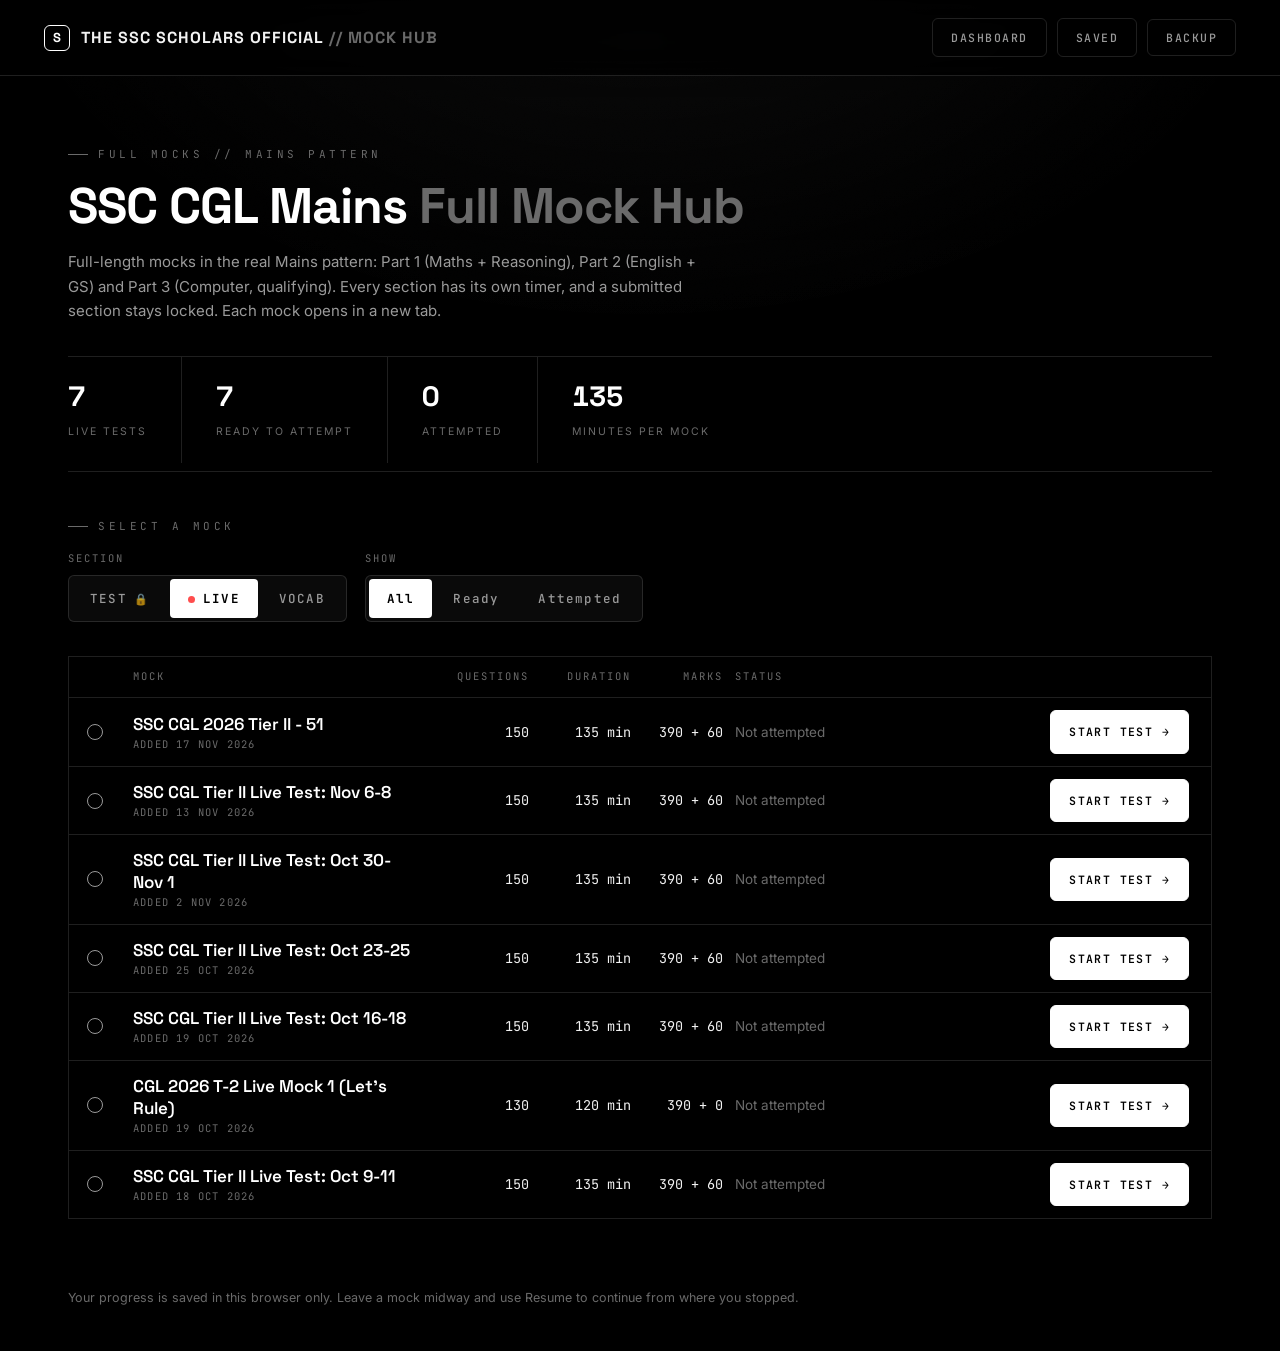
<file: index.html>
<!DOCTYPE html>
<html lang="en">
<head>
<meta charset="UTF-8">
<meta name="viewport" content="width=device-width, initial-scale=1.0">
<title>Full Mock Hub | THE SSC SCHOLARS OFFICIAL</title>
<meta name="description" content="SSC CGL Mains full mock tests with sectional timers.">
<link rel="preconnect" href="https://fonts.googleapis.com">
<link rel="preconnect" href="https://fonts.gstatic.com" crossorigin>
<link href="https://fonts.googleapis.com/css2?family=Space+Grotesk:wght@400;500;600;700&family=Inter:wght@400;500;600;700&family=JetBrains+Mono:wght@400;500;600;700&display=swap" rel="stylesheet">
<link rel="stylesheet" href="assets/hub.css">
</head>
<body>

<div class="grain"></div>
<div class="vignette"></div>

<div id="app">
  <header id="topbar">
    <a class="brand" href="./" aria-label="THE SSC SCHOLARS OFFICIAL, Mock Test Hub">
      <span class="brand-mark" aria-hidden="true"></span>
      <span class="brand-text">THE SSC SCHOLARS OFFICIAL<span class="brand-dim"> // MOCK HUB</span></span>
    </a>
    <div class="nav-btns">
      <a class="chip-btn" id="dashLink" href="dashboard.html">Dashboard</a>
      <a class="chip-btn" id="savedLink" href="saved.html">Saved<span id="savedCount"></span></a>
      <button class="chip-btn" id="backupBtn" type="button">Backup</button>
      <button class="chip-btn" id="lockBtn" type="button" hidden title="Lock the Test module again">Lock</button>
    </div>
  </header>

  <main id="viewport">
    <section class="hero-wrap">
      <div class="eyebrow">Full mocks // Mains pattern</div>
      <h1 class="hero-title">SSC CGL Mains <span class="dim">Full Mock Hub</span></h1>
      <p class="hero-sub">Full-length mocks in the real Mains pattern: Part 1 (Maths + Reasoning), Part 2 (English + GS) and Part 3 (Computer, qualifying). Every section has its own timer, and a submitted section stays locked. Each mock opens in a new tab.</p>
      <div class="hero-stats" id="heroStats"></div>
    </section>

    <div class="eyebrow">Select a mock</div>
    <section class="picker" aria-label="Filter mocks">
      <div class="field">
        <span class="lbl" id="mLbl">Section</span>
        <div class="seg" id="modeSeg" role="group" aria-labelledby="mLbl"></div>
      </div>
      <div class="field">
        <span class="lbl" id="fLbl">Show</span>
        <div class="seg" id="filterSeg" role="group" aria-labelledby="fLbl"></div>
      </div>
    </section>

    <div id="note" class="note" hidden role="status"></div>

    <section id="sheet" class="sheet" aria-live="polite"></section>
  </main>

  <footer class="foot">
    <span>Your progress is saved in this browser only. Leave a mock midway and use Resume to continue from where you stopped.</span>
  </footer>
</div>

<script src="assets/config.js"></script>
<script src="assets/common.js"></script>
<script src="assets/gate.js"></script>
<script src="assets/hub.js"></script>
<script src="assets/backup.js"></script>
</body>
</html>
</file>
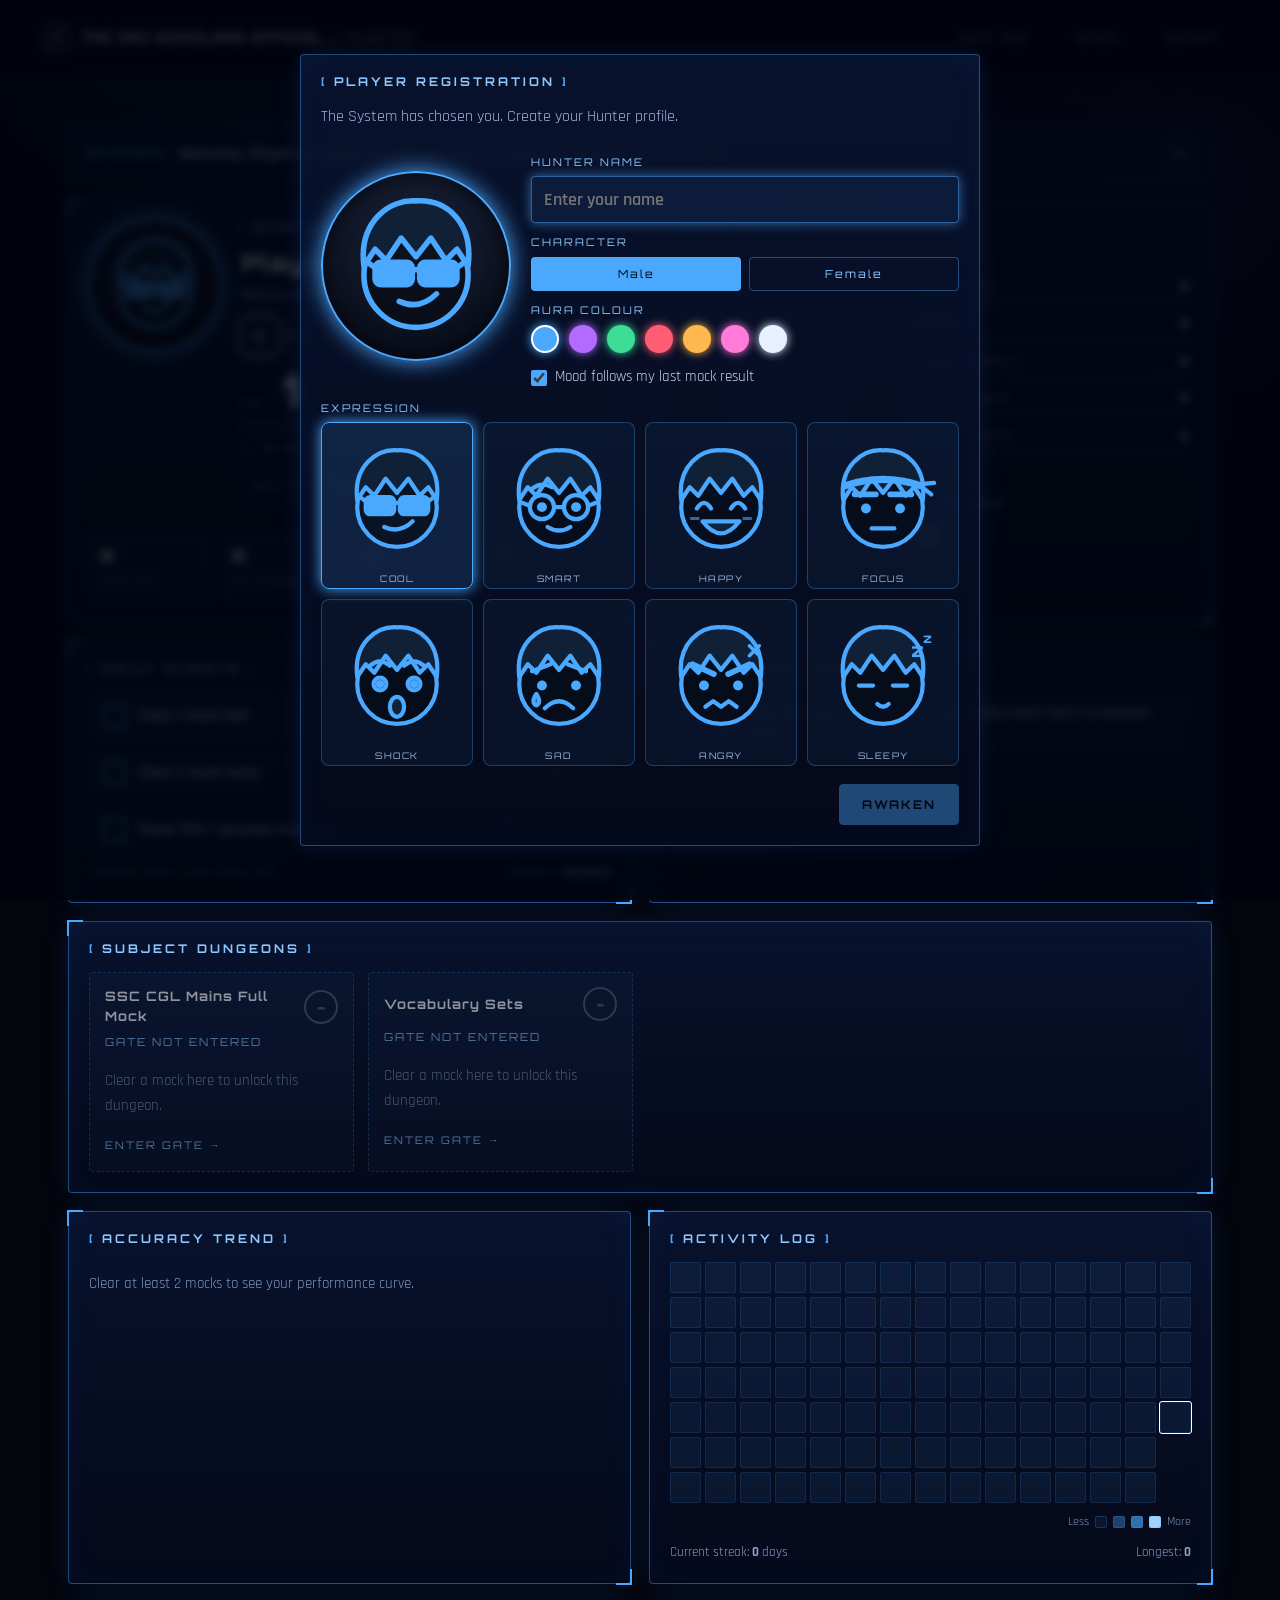
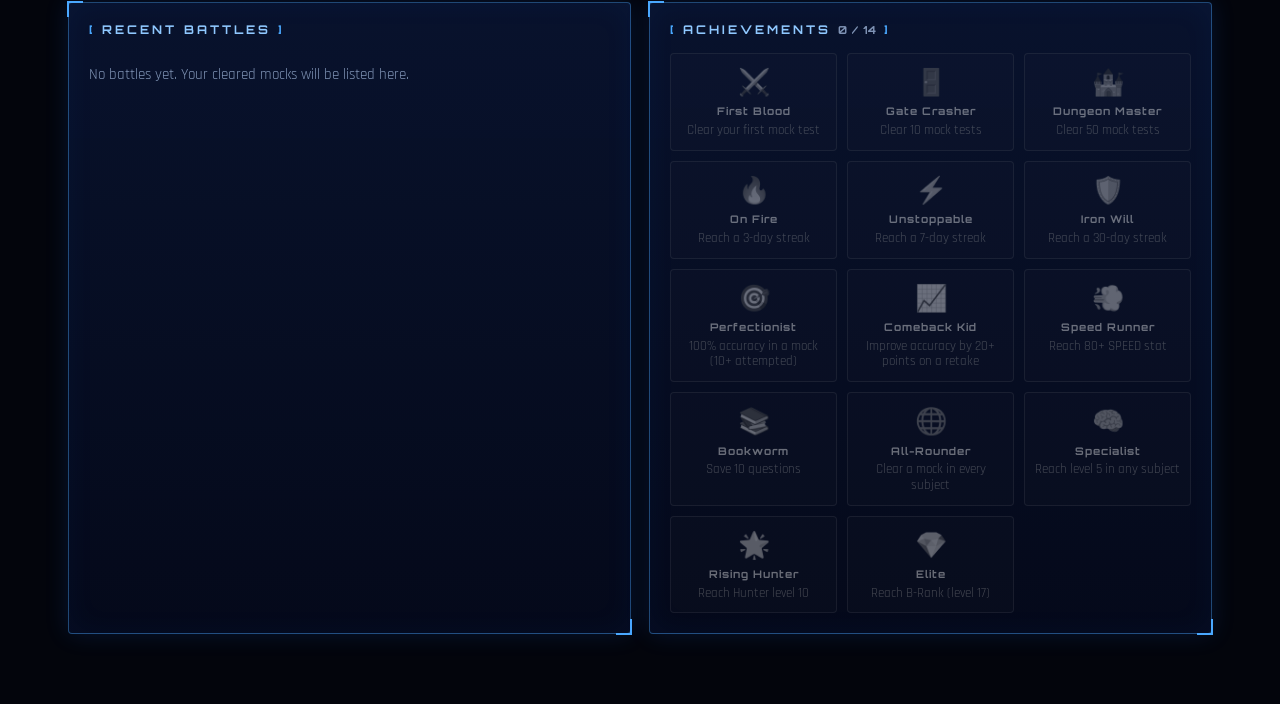
<file: dashboard.html>
<!DOCTYPE html>
<html lang="en">
<head>
<meta charset="UTF-8">
<meta name="viewport" content="width=device-width, initial-scale=1.0">
<title>Hunter Dashboard | THE SSC SCHOLARS OFFICIAL</title>
<link rel="preconnect" href="https://fonts.googleapis.com">
<link rel="preconnect" href="https://fonts.gstatic.com" crossorigin>
<link href="https://fonts.googleapis.com/css2?family=Orbitron:wght@500;700;900&family=Rajdhani:wght@500;600;700&family=Space+Grotesk:wght@400;500;600;700&family=Inter:wght@400;500;600;700&family=JetBrains+Mono:wght@400;500;600;700&display=swap" rel="stylesheet">
<link rel="stylesheet" href="assets/hub.css">
<link rel="stylesheet" href="assets/dashboard.css">
</head>
<body class="hd-body">
<div class="grain"></div>
<div class="vignette"></div>
<div class="sys-glow"></div>

<div id="app">
  <header id="topbar">
    <a class="brand" href="./" aria-label="THE SSC SCHOLARS OFFICIAL, Mock Test Hub">
      <span class="brand-mark" aria-hidden="true"></span>
      <span class="brand-text">THE SSC SCHOLARS OFFICIAL<span class="brand-dim"> // HUNTER</span></span>
    </a>
    <div class="nav-btns">
      <a class="chip-btn" href="index.html">Mock Hub</a>
      <a class="chip-btn" href="saved.html">Saved</a>
      <button class="chip-btn" id="backupBtn" type="button">Backup</button>
    </div>
  </header>

  <main id="viewport" class="hd">
    <div class="sys-msg" id="sysMsg">
      <span class="tag">[SYSTEM]</span>
      <span id="sysText"></span>
      <button type="button" class="mini" id="nextQuote" title="New message">&#8635;</button>
    </div>

    <div class="hd-grid g2">
      <section class="win status" id="statusWin"></section>
      <section class="win" id="statsWin"></section>
    </div>

    <div class="hd-grid g2">
      <section class="win" id="questWin"></section>
      <section class="win" id="adviceWin"></section>
    </div>

    <section class="win" id="subjWin"></section>

    <div class="hd-grid g2">
      <section class="win" id="trendWin"></section>
      <section class="win" id="heatWin"></section>
    </div>

    <div class="hd-grid g2">
      <section class="win" id="battleWin"></section>
      <section class="win" id="achWin"></section>
    </div>
  </main>
</div>

<!-- profile / awakening -->
<div class="hd-modal" id="setupModal" hidden>
  <div class="win setup">
    <h3 class="wt" id="setupTitle">PLAYER REGISTRATION</h3>
    <p class="setup-sub" id="setupSub">The System has chosen you. Create your Hunter profile.</p>
    <div class="setup-grid">
      <div class="setup-prev"><div class="av-frame big" id="setupPrev"></div></div>
      <div class="setup-form">
        <label class="fl">Hunter name</label>
        <input id="setupName" maxlength="16" autocomplete="off" placeholder="Enter your name">
        <label class="fl">Character</label>
        <div class="seg2" id="setupGender">
          <button type="button" data-g="m">Male</button>
          <button type="button" data-g="f">Female</button>
        </div>
        <label class="fl">Aura colour</label>
        <div class="auras" id="setupAuras"></div>
        <label class="chk"><input type="checkbox" id="setupAuto"> <span>Mood follows my last mock result</span></label>
      </div>
    </div>
    <label class="fl">Expression</label>
    <div class="faces" id="setupFaces"></div>
    <div class="setup-actions">
      <button type="button" class="hd-btn ghost" id="setupCancel" hidden>Cancel</button>
      <button type="button" class="hd-btn" id="setupSave" disabled>Awaken</button>
    </div>
  </div>
</div>

<!-- level up -->
<div class="hd-modal" id="lvlModal" hidden>
  <div class="lvl-box">
    <div class="lvl-kicker">[SYSTEM]</div>
    <div class="lvl-title">LEVEL UP!</div>
    <div class="lvl-num" id="lvlNum"></div>
    <div class="lvl-rank" id="lvlRank"></div>
    <p class="lvl-msg" id="lvlMsg"></p>
    <button type="button" class="hd-btn" id="lvlClose">Continue</button>
  </div>
</div>

<script src="assets/config.js"></script>
<script src="assets/common.js"></script>
<script src="assets/hunter.js"></script>
<script src="assets/dashboard.js"></script>
<script src="assets/backup.js"></script>
</body>
</html>
</file>
<file: assets/hub.css>
/* Mock Test Hub: monochrome, hairline grid, Space Grotesk / Inter / JetBrains Mono */
:root{
  --bg:#000000;
  --panel:#0a0a0a;
  --panel-2:#111111;
  --panel-3:#161616;
  --white:#ffffff;
  --text:#f2f2f2;
  --text-dim:#9a9a9a;
  --text-faint:#6a6a6a;
  --border:rgba(255,255,255,0.12);
  --border-strong:rgba(255,255,255,0.4);
  --border-hover:rgba(255,255,255,0.55);
  --display:'Space Grotesk',system-ui,-apple-system,'Segoe UI',Arial,sans-serif;
  --body:'Inter',system-ui,-apple-system,'Segoe UI',Arial,sans-serif;
  --mono:'JetBrains Mono',ui-monospace,'SFMono-Regular',Consolas,monospace;
}
*{box-sizing:border-box; margin:0; padding:0;}
html{scroll-behavior:smooth; -webkit-text-size-adjust:100%;}
body{background:var(--bg); color:var(--text); font-family:var(--body); min-height:100vh; position:relative; overflow-x:hidden; line-height:1.5;}
::selection{background:var(--white); color:#000;}
::-webkit-scrollbar{width:8px;}
::-webkit-scrollbar-track{background:var(--bg);}
::-webkit-scrollbar-thumb{background:#2a2a2a; border-radius:5px;}
::-webkit-scrollbar-thumb:hover{background:#3a3a3a;}
a{color:inherit; text-decoration:none;}
[hidden]{display:none !important;}
:focus-visible{outline:2px solid var(--white); outline-offset:2px;}

body::before{content:''; position:fixed; inset:0; z-index:0; pointer-events:none;
  background:radial-gradient(ellipse 1100px 700px at 50% -10%, rgba(255,255,255,0.05), transparent 60%);}
.grain{position:fixed; inset:0; z-index:1; pointer-events:none; opacity:0.035; mix-blend-mode:overlay;
  background-image:url("data:image/svg+xml,%3Csvg xmlns='http://www.w3.org/2000/svg' width='120' height='120'%3E%3Cfilter id='n'%3E%3CfeTurbulence type='fractalNoise' baseFrequency='0.9' numOctaves='2' stitchTiles='stitch'/%3E%3C/filter%3E%3Crect width='100%25' height='100%25' filter='url(%23n)'/%3E%3C/svg%3E");}
.vignette{position:fixed; inset:0; z-index:1; pointer-events:none; box-shadow:inset 0 0 200px rgba(0,0,0,0.8);}

#app{position:relative; z-index:5; min-height:100vh; display:flex; flex-direction:column;}

/* ---- top bar ---- */
#topbar{display:flex; align-items:center; justify-content:space-between; gap:14px;
  padding:18px clamp(18px,4vw,44px); border-bottom:1px solid var(--border);
  background:rgba(0,0,0,0.7); backdrop-filter:blur(14px); position:sticky; top:0; z-index:30;}
.brand{display:flex; align-items:center; gap:11px; user-select:none; min-width:0;}
.brand-mark{width:26px; height:26px; flex:0 0 26px; border:1.5px solid var(--white); border-radius:6px; position:relative; display:flex; align-items:center; justify-content:center;}
.brand-mark::after{content:'S'; font-family:var(--display); font-weight:700; font-size:13px; color:var(--white);}
.brand-text{font-family:var(--display); font-weight:700; font-size:16px; letter-spacing:1px; color:var(--text); white-space:nowrap; overflow:hidden; text-overflow:ellipsis;}
.brand-dim{color:var(--text-faint);}
.chip-btn{font-family:var(--mono); font-weight:500; font-size:11.5px; letter-spacing:1.5px; color:var(--text-dim); background:transparent;
  border:1px solid var(--border); padding:10px 18px; border-radius:6px; cursor:pointer; text-transform:uppercase; transition:all .2s ease;}
.chip-btn:hover{border-color:var(--border-hover); color:var(--white); background:rgba(255,255,255,0.04);}

/* ---- page ---- */
main#viewport{flex:1; padding:clamp(20px,4vw,50px) clamp(16px,4vw,28px) 70px; max-width:1200px; width:100%; margin:0 auto;}
.eyebrow{font-family:var(--mono); font-size:11px; color:var(--text-faint); letter-spacing:3.5px; text-transform:uppercase; margin-bottom:16px; display:flex; align-items:center; gap:10px;}
.eyebrow::before{content:''; width:20px; height:1px; background:var(--text-faint);}
.hero-title{font-family:var(--display); font-weight:700; font-size:clamp(30px,5.4vw,50px); letter-spacing:-1px; line-height:1.1; color:var(--white);}
.hero-title .dim{color:var(--text-faint);}
.hero-sub{color:var(--text-dim); font-size:15px; margin-top:16px; max-width:640px; line-height:1.65;}
.hero-wrap{padding:20px 0 8px; border-bottom:1px solid var(--border); margin-bottom:46px;}
.hero-stats{display:flex; margin-top:32px; flex-wrap:wrap; border-top:1px solid var(--border);}
.hero-stat{padding:18px 34px 22px 0; border-right:1px solid var(--border); margin-right:34px; flex:0 0 auto;}
.hero-stat:last-child{border-right:none; margin-right:0;}
.hero-stat b{font-family:var(--display); font-size:28px; color:var(--white); display:block; font-weight:700; font-variant-numeric:tabular-nums;}
.hero-stat span{font-size:10.5px; color:var(--text-faint); letter-spacing:2px; text-transform:uppercase;}

/* ---- picker ---- */
.picker{display:flex; flex-wrap:wrap; gap:18px; align-items:flex-end;}
.field{flex:1 1 220px; min-width:0; display:flex; flex-direction:column; gap:9px;}
.field:first-child{flex:0 0 auto;}
.lbl{font-family:var(--mono); font-size:10.5px; letter-spacing:2px; text-transform:uppercase; color:var(--text-faint);}
select{appearance:none; -webkit-appearance:none; width:100%; background-color:var(--panel); color:var(--text);
  border:1px solid var(--border); border-radius:6px; padding:14px 44px 14px 16px; font-family:var(--body); font-size:15px; cursor:pointer;
  background-image:url("data:image/svg+xml,%3Csvg xmlns='http://www.w3.org/2000/svg' width='14' height='9' viewBox='0 0 14 9'%3E%3Cpath d='M1 1.5l6 6 6-6' fill='none' stroke='%23ffffff' stroke-width='1.6' stroke-linecap='round' stroke-linejoin='round'/%3E%3C/svg%3E");
  background-repeat:no-repeat; background-position:right 16px center; text-overflow:ellipsis; transition:border-color .2s ease, background-color .2s ease;}
select:hover:not(:disabled){border-color:var(--border-hover); background-color:var(--panel-2);}
select:disabled{opacity:.4; cursor:not-allowed;}
select option{background:#0a0a0a; color:var(--text);}
.seg{display:inline-flex; border:1px solid var(--border); border-radius:6px; padding:3px; gap:3px; background:var(--panel);}
.seg button{font-family:var(--mono); font-size:12.5px; letter-spacing:1.2px; font-weight:500; color:var(--text-dim); background:transparent; border:0; border-radius:4px; padding:11px 18px; cursor:pointer; transition:color .2s ease, background .2s ease;}
.seg button:hover:not([aria-pressed="true"]){color:var(--white); background:rgba(255,255,255,0.05);}
.seg button[aria-pressed="true"]{background:var(--white); color:#000; font-weight:700;}

/* ---- note ---- */
.note{margin-top:22px; padding:14px 18px; border:1px solid var(--border); border-radius:6px; background:var(--panel); font-size:14px; color:var(--text-dim);}
.note b{color:var(--white); font-weight:600;}
.note.err{border-color:var(--border-strong);}
.note.err b{color:var(--white);}
.note .bar2{height:2px; background:var(--border); overflow:hidden; margin-top:12px;}
.note .bar2 i{display:block; height:100%; width:30%; background:var(--white); animation:slide 1.2s ease-in-out infinite;}
@keyframes slide{0%{transform:translateX(-100%)}100%{transform:translateX(340%)}}

/* ---- test list ---- */
.sheet{margin-top:34px; border:1px solid var(--border); background:var(--bg);}
.empty{padding:36px 30px; color:var(--text-dim); font-size:15px; max-width:64ch; line-height:1.65;}
.empty b{display:block; color:var(--white); font-family:var(--display); font-weight:600; font-size:19px; margin-bottom:6px;}
.shead{padding:26px 28px 22px; border-bottom:1px solid var(--border);}
.shead .crumb{font-family:var(--mono); font-size:10.5px; letter-spacing:2px; text-transform:uppercase; color:var(--text-faint); margin-bottom:10px; overflow-wrap:anywhere;}
.shead h2{font-family:var(--display); font-weight:600; font-size:clamp(23px,3.4vw,30px); letter-spacing:-.4px; line-height:1.15; color:var(--white); overflow-wrap:anywhere;}
.shead p{margin-top:8px; color:var(--text-dim); font-size:14.5px;}
.cols,.row{display:grid; grid-template-columns:52px minmax(0,2fr) 100px 90px 80px minmax(0,1fr) 300px; align-items:center; column-gap:12px; padding-right:22px;}
.cols{padding-top:12px; padding-bottom:12px; font-family:var(--mono); font-size:10.5px; letter-spacing:2px; text-transform:uppercase; color:var(--text-faint); border-bottom:1px solid var(--border);}
.cols span:nth-child(3),.cols span:nth-child(4),.cols span:nth-child(5){text-align:right;}
.row{min-height:68px; border-top:1px solid var(--border); transition:background .2s ease;}
.rows .row:first-child{border-top:0;}
.row:hover{background:var(--panel-2);}
.bubcell{display:grid; place-items:center;}
.bub{width:16px; height:16px; border-radius:50%; border:1.5px solid var(--text-dim); display:block; position:relative;}
.bub.progress{border-color:var(--white); background:linear-gradient(to right,var(--white) 50%,transparent 50%);}
.bub.done{background:var(--white); border-color:var(--white);}
.bub.done::after{content:""; position:absolute; left:4.5px; top:1px; width:4px; height:8px; border:solid #000; border-width:0 2px 2px 0; transform:rotate(45deg);}
.tname{font-family:var(--display); font-weight:600; font-size:17px; color:var(--white); padding:14px 0; overflow-wrap:anywhere;}
.nums{display:contents;}
.nums span{font-family:var(--mono); font-size:13.5px; color:var(--text); text-align:right; font-variant-numeric:tabular-nums;}
.tstatus{font-size:13.5px; color:var(--text-faint);}
.tstatus.progress,.tstatus.done{color:var(--text);}
.go{justify-self:end; display:inline-block; white-space:nowrap; text-align:center; font-family:var(--mono); font-weight:600; font-size:11.5px; letter-spacing:1.4px; text-transform:uppercase;
  padding:12px 18px; border-radius:6px; background:var(--white); color:#000; border:1px solid var(--white); transition:all .2s ease;}
.go::after{content:" \2192";}
.go:hover{background:#d9d9d9; border-color:#d9d9d9;}
.go.ghost{background:transparent; color:var(--text);  border-color:var(--border-strong);}
.go.ghost:hover{background:rgba(255,255,255,0.06); border-color:var(--border-hover); color:var(--white);}

.foot{max-width:1200px; width:100%; margin:0 auto; padding:0 clamp(16px,4vw,28px) 44px; color:var(--text-faint); font-size:12.5px;}

/* ---- mobile ---- */
@media (max-width:719px){
  .brand-dim{display:none;}
  .brand-text{font-size:14px;}
  .hero-stat{padding:14px 20px 16px 0; margin-right:20px;}
  .hero-stat b{font-size:22px;}
  .cols{display:none;}
  .row{grid-template-columns:40px minmax(0,1fr); grid-template-areas:"b n" "b m" "b s" ". g"; row-gap:3px; padding:16px 16px 18px 0;}
  .bubcell{grid-area:b; align-self:start; padding-top:5px;}
  .tname{grid-area:n; padding:0; font-size:18px;}
  .nums{display:flex; grid-area:m; gap:16px; flex-wrap:wrap;}
  .nums span{text-align:left; font-size:13px;}
  .nums span::after{content:" " attr(data-u); color:var(--text-faint);}
  .tstatus{grid-area:s;}
  .go{grid-area:g; justify-self:stretch; margin-top:12px; padding:14px 18px;}
  .field,.field:first-child{flex:1 1 100%;}
  .seg{display:flex;}
  .seg button{flex:1;}
  .shead{padding:20px 18px 18px;}
}
@media (prefers-reduced-motion:reduce){
  *{animation-duration:0.01ms !important; animation-iteration-count:1 !important; transition-duration:0.01ms !important;}
  .note .bar2 i{width:100%;}
}

.nav-btns{display:flex; gap:10px; align-items:center;}
a.chip-btn{display:inline-block; text-decoration:none;}
@media (max-width:640px){
  #topbar{gap:8px;}
  .nav-btns{gap:6px;}
  .chip-btn{padding:9px 9px; font-size:10px; letter-spacing:.8px;}
  .brand-text{font-size:13px; letter-spacing:.3px;}
  .brand-text .brand-dim{display:none;}
}
.chip-btn{white-space:nowrap;}

/* attempt history dropdown next to the Start / Resume / View result button */
.acts{display:flex; gap:8px; align-items:center; justify-self:end;}
.acts .go{justify-self:auto;}
.att-sel{width:176px; padding:11px 32px 11px 12px; font-family:var(--mono); font-size:11px; letter-spacing:.4px; background-position:right 11px center; border-color:var(--border-strong);}
@media (max-width:719px){
  .acts{grid-area:g; margin-top:12px; justify-self:stretch; flex-wrap:wrap;}
  .acts .go{margin-top:0; flex:1 1 150px; padding:14px 18px;}
  .att-sel{flex:1 1 150px; width:auto; padding:14px 34px 14px 12px; font-size:11.5px;}
}

@media (max-width:520px){
  .brand-text{display:none;}
  .nav-btns{flex-wrap:nowrap; margin-left:auto;}
  .chip-btn{padding:9px 8px; font-size:9.5px; letter-spacing:.5px;}
}


/* ---- TEST / LIVE toggle ---- */
.seg button .lk{display:inline-block; margin-left:7px; font-size:11px; opacity:.75;}
.live-dot{display:inline-block; width:7px; height:7px; border-radius:50%; background:#ff4d4d; margin-right:8px; vertical-align:middle; box-shadow:0 0 8px rgba(255,77,77,.8);}
.seg button[aria-pressed="true"] .live-dot{box-shadow:none;}
.row .tname{line-height:1.3;}
.tsub{display:block; font-family:var(--mono); font-weight:400; font-size:10.5px; letter-spacing:1.2px; color:var(--text-faint); margin-top:3px; text-transform:uppercase;}
.field.mode{flex:0 0 auto;}
.field + .field{flex:0 0 auto;}
@media (max-width:719px){.field + .field{flex:1 1 100%;}}
</file>
<file: assets/dashboard.css>
/* Hunter dashboard: "system window" look (dark blue glass, glowing edges). Uses hub.css for the top bar. */
.hd-body{--sb:#4aa8ff; --sb2:#8fc8ff; --aura:#4aa8ff; --good:#3ddc97; --bad:#ff5d73; --warn:#ffb84d; background:#03050c;}
.sys-glow{position:fixed;inset:0;z-index:0;pointer-events:none;background:
  radial-gradient(900px 500px at 15% -10%,rgba(46,120,255,.22),transparent 60%),
  radial-gradient(700px 500px at 100% 20%,rgba(120,70,255,.16),transparent 60%),
  radial-gradient(800px 500px at 50% 110%,rgba(30,90,200,.18),transparent 60%);}
.hd{position:relative;z-index:1;max-width:1200px;margin:0 auto;padding:26px clamp(14px,3vw,28px) 60px;display:flex;flex-direction:column;gap:18px;}
.hd-grid{display:grid;gap:18px;}
.hd-grid.g2{grid-template-columns:repeat(2,minmax(0,1fr));}
@media (max-width:900px){.hd-grid.g2{grid-template-columns:1fr;}}

.sys-msg{display:flex;align-items:center;gap:12px;background:rgba(46,120,255,.08);border:1px solid rgba(74,168,255,.4);border-radius:4px;padding:12px 16px;font-family:Rajdhani,Inter,sans-serif;font-weight:600;font-size:17px;color:#d6e8ff;box-shadow:0 0 18px rgba(46,120,255,.15);}
.sys-msg .tag{font-family:Orbitron,sans-serif;font-size:12px;letter-spacing:2px;color:var(--sb);white-space:nowrap;}
.sys-msg #sysText{flex:1;line-height:1.35;}
.sys-msg .mini{background:transparent;border:1px solid rgba(74,168,255,.45);color:var(--sb2);width:30px;height:30px;border-radius:4px;cursor:pointer;font-size:15px;}
.sys-msg .mini:hover{background:rgba(74,168,255,.15);}

.win{position:relative;background:linear-gradient(180deg,rgba(10,22,52,.82),rgba(5,10,28,.9));border:1px solid rgba(74,168,255,.4);box-shadow:0 0 24px rgba(46,120,255,.14),inset 0 0 30px rgba(46,120,255,.05);border-radius:4px;padding:18px 20px 20px;color:#dbe9ff;font-family:Rajdhani,Inter,sans-serif;font-size:16px;min-width:0;}
.win::before,.win::after{content:"";position:absolute;width:14px;height:14px;border:2px solid var(--sb);pointer-events:none;}
.win::before{top:-2px;left:-2px;border-right:0;border-bottom:0;}
.win::after{bottom:-2px;right:-2px;border-left:0;border-top:0;}
.wt{font-family:Orbitron,sans-serif;font-weight:700;font-size:12px;letter-spacing:3px;color:var(--sb2);margin-bottom:14px;text-transform:uppercase;}
.wt::before{content:"[ ";color:var(--sb);} .wt::after{content:" ]";color:var(--sb);}
.dim{color:#7f93b5;}

/* ---- status ---- */
.status{display:flex;gap:20px;align-items:flex-start;flex-wrap:wrap;}
.av-frame{width:132px;height:132px;border-radius:50%;border:2px solid var(--aura);box-shadow:0 0 22px var(--aura),inset 0 0 20px rgba(0,0,0,.6);background:radial-gradient(circle at 50% 35%,rgba(255,255,255,.08),rgba(0,0,0,.55));color:var(--aura);flex-shrink:0;display:flex;align-items:center;justify-content:center;overflow:hidden;}
.av-frame svg{width:100%;height:100%;display:block;}
.av-frame.big{width:190px;height:190px;}
.st-main{flex:1;min-width:230px;}
.st-name{font-family:Orbitron,sans-serif;font-weight:900;font-size:24px;letter-spacing:1px;color:#fff;word-break:break-word;}
.st-title{color:var(--sb2);font-weight:600;letter-spacing:1px;margin-top:2px;}
.st-rank{display:inline-flex;align-items:center;gap:8px;margin-top:10px;}
.rank-badge{font-family:Orbitron,sans-serif;font-weight:900;width:38px;height:38px;border:2px solid currentColor;border-radius:6px;display:flex;align-items:center;justify-content:center;font-size:19px;box-shadow:0 0 14px currentColor;}
.rank-name{font-family:Orbitron,sans-serif;font-size:12px;letter-spacing:2px;}
.lvl-row{display:flex;align-items:baseline;gap:10px;margin-top:14px;}
.lvl-row .lv{font-family:Orbitron,sans-serif;font-weight:900;font-size:44px;line-height:1;color:#fff;text-shadow:0 0 18px var(--sb);}
.lvl-row .lvl{font-family:Orbitron,sans-serif;letter-spacing:3px;font-size:12px;color:var(--sb2);}
.xpbar{height:12px;background:rgba(74,168,255,.12);border:1px solid rgba(74,168,255,.4);border-radius:3px;overflow:hidden;margin-top:8px;position:relative;}
.xpbar i{display:block;height:100%;background:linear-gradient(90deg,#1c64f2,#4aa8ff,#9fd0ff);box-shadow:0 0 12px var(--sb);position:relative;transition:width .9s ease;}
.xpbar i::after{content:"";position:absolute;inset:0;background:linear-gradient(100deg,transparent 30%,rgba(255,255,255,.55) 50%,transparent 70%);animation:shine 2.6s infinite;}
@keyframes shine{from{transform:translateX(-100%)}to{transform:translateX(100%)}}
.xp-txt{display:flex;justify-content:space-between;font-size:14px;color:#9db6dd;margin-top:6px;}
.chips{display:flex;flex-wrap:wrap;gap:8px;margin-top:14px;width:100%;}
.chip2{flex:1 1 90px;background:rgba(74,168,255,.07);border:1px solid rgba(74,168,255,.28);border-radius:4px;padding:8px 10px;}
.chip2 b{display:block;font-family:Orbitron,sans-serif;font-size:17px;color:#fff;}
.chip2 span{font-size:12px;letter-spacing:1px;color:#8aa3cc;text-transform:uppercase;}
.hd-btn{font-family:Orbitron,sans-serif;font-weight:700;font-size:12px;letter-spacing:2px;text-transform:uppercase;background:var(--sb);color:#02060f;border:1px solid var(--sb);border-radius:4px;padding:12px 22px;cursor:pointer;box-shadow:0 0 16px rgba(74,168,255,.5);}
.hd-btn:hover{background:#8fc8ff;}
.hd-btn:disabled{opacity:.4;cursor:not-allowed;box-shadow:none;}
.hd-btn.ghost{background:transparent;color:var(--sb2);box-shadow:none;}
.edit-link{background:transparent;border:1px solid rgba(74,168,255,.45);color:var(--sb2);border-radius:4px;padding:6px 12px;font-family:Orbitron,sans-serif;font-size:10.5px;letter-spacing:2px;cursor:pointer;margin-top:12px;}
.edit-link:hover{background:rgba(74,168,255,.15);}

/* ---- stats ---- */
.stats-wrap{display:flex;gap:14px;align-items:center;flex-wrap:wrap;}
.radar{width:230px;max-width:100%;flex-shrink:0;margin:0 auto;}
.stat-list{flex:1;min-width:200px;display:flex;flex-direction:column;gap:10px;}
.stat-row .top{display:flex;justify-content:space-between;font-family:Orbitron,sans-serif;font-size:11px;letter-spacing:2px;color:#9db6dd;}
.stat-row .top b{color:#fff;}
.stat-row .bar{height:7px;background:rgba(74,168,255,.12);border-radius:3px;overflow:hidden;margin-top:4px;}
.stat-row .bar i{display:block;height:100%;background:linear-gradient(90deg,#1c64f2,#4aa8ff);box-shadow:0 0 8px var(--sb);}
.power{margin-top:14px;text-align:center;font-family:Orbitron,sans-serif;letter-spacing:3px;font-size:12px;color:var(--sb2);}
.power b{display:block;font-size:26px;color:#fff;text-shadow:0 0 14px var(--sb);margin-top:2px;}

/* ---- quests & advice ---- */
.quest{display:flex;align-items:center;gap:12px;padding:11px 12px;border:1px solid rgba(74,168,255,.25);border-radius:4px;margin-bottom:9px;background:rgba(74,168,255,.05);}
.quest.done{border-color:rgba(61,220,151,.6);background:rgba(61,220,151,.08);}
.q-ic{width:24px;height:24px;border:2px solid var(--sb);border-radius:4px;flex-shrink:0;display:flex;align-items:center;justify-content:center;font-size:14px;color:#02060f;}
.quest.done .q-ic{background:var(--good);border-color:var(--good);}
.q-name{flex:1;font-weight:600;}
.q-prog{font-family:Orbitron,sans-serif;font-size:12px;color:#9db6dd;}
.q-rw{font-family:Orbitron,sans-serif;font-size:11px;color:var(--warn);letter-spacing:1px;white-space:nowrap;}
.q-foot{display:flex;justify-content:space-between;font-size:13px;color:#8aa3cc;margin-top:4px;}
.adv{display:flex;gap:10px;padding:10px 12px;border-left:3px solid var(--sb);background:rgba(74,168,255,.06);margin-bottom:9px;line-height:1.4;font-weight:500;}
.adv.warn{border-color:var(--warn);background:rgba(255,184,77,.07);}
.adv.good{border-color:var(--good);background:rgba(61,220,151,.07);}

/* ---- subjects ---- */
.subj-grid{display:grid;grid-template-columns:repeat(auto-fill,minmax(250px,1fr));gap:14px;}
.subj{border:1px solid rgba(74,168,255,.35);border-radius:4px;padding:14px 15px;background:rgba(74,168,255,.05);position:relative;}
.subj.locked{opacity:.55;border-style:dashed;}
.subj-top{display:flex;align-items:center;justify-content:space-between;gap:10px;}
.subj-name{font-family:Orbitron,sans-serif;font-weight:700;font-size:13px;letter-spacing:1px;color:#fff;}
.grade{font-family:Orbitron,sans-serif;font-weight:900;width:34px;height:34px;border-radius:50%;border:2px solid currentColor;display:flex;align-items:center;justify-content:center;font-size:16px;flex-shrink:0;}
.g-S{color:#ff4d6d;box-shadow:0 0 12px #ff4d6d;} .g-A{color:#ffb84d;box-shadow:0 0 10px #ffb84d;} .g-B{color:#b36bff;} .g-C{color:#4aa8ff;} .g-D{color:#3ddc97;} .g-E{color:#8a94a6;} .g--{color:#4b5a73;}
.subj-lv{font-family:Orbitron,sans-serif;font-size:11px;letter-spacing:2px;color:var(--sb2);margin-top:8px;}
.subj .xpbar{height:8px;margin-top:6px;}
.subj-m{display:grid;grid-template-columns:1fr 1fr;gap:6px 10px;margin-top:12px;font-size:14px;}
.subj-m span{color:#7f93b5;} .subj-m b{color:#fff;float:right;font-family:Orbitron,sans-serif;font-size:12px;}
.tagc{display:inline-block;font-family:Orbitron,sans-serif;font-size:9.5px;letter-spacing:2px;padding:3px 8px;border-radius:3px;margin-top:10px;}
.tagc.strong{color:var(--good);border:1px solid var(--good);} .tagc.weak{color:var(--bad);border:1px solid var(--bad);}
.subj a.go2{display:inline-block;margin-top:10px;font-family:Orbitron,sans-serif;font-size:10.5px;letter-spacing:2px;color:var(--sb2);}

/* ---- charts ---- */
.chart{width:100%;height:auto;display:block;}
.axis{stroke:rgba(74,168,255,.2);stroke-width:1;}
.lbl{fill:#7f93b5;font-family:Rajdhani,sans-serif;font-size:11px;}
.heat{display:grid;grid-auto-flow:column;grid-template-rows:repeat(7,1fr);gap:4px;}
.heat i{aspect-ratio:1;border-radius:2px;background:rgba(74,168,255,.08);border:1px solid rgba(74,168,255,.12);}
.heat i.l1{background:rgba(74,168,255,.35);} .heat i.l2{background:rgba(74,168,255,.65);} .heat i.l3{background:#9fd0ff;box-shadow:0 0 8px var(--sb);}
.heat i.today{outline:1px solid #fff;}
.heat-leg{display:flex;gap:6px;align-items:center;justify-content:flex-end;font-size:12px;color:#7f93b5;margin-top:10px;}
.heat-leg i{width:12px;height:12px;border-radius:2px;display:inline-block;background:rgba(74,168,255,.08);border:1px solid rgba(74,168,255,.2);}

/* ---- battles & achievements ---- */
.battle{display:grid;grid-template-columns:1fr auto;gap:2px 12px;padding:10px 0;border-bottom:1px solid rgba(74,168,255,.15);align-items:center;}
.battle:last-child{border-bottom:0;}
.b-name{font-weight:700;color:#fff;overflow:hidden;text-overflow:ellipsis;white-space:nowrap;}
.b-meta{font-size:13px;color:#7f93b5;}
.b-right{text-align:right;font-family:Orbitron,sans-serif;font-size:12px;}
.b-right .xp{color:var(--warn);display:block;font-size:11px;margin-top:2px;}
.b-right a{color:var(--sb2);font-size:10.5px;letter-spacing:1px;}
.ach-grid{display:grid;grid-template-columns:repeat(auto-fill,minmax(150px,1fr));gap:10px;}
.ach{border:1px solid rgba(74,168,255,.3);border-radius:4px;padding:11px 10px;text-align:center;background:rgba(74,168,255,.05);}
.ach .ic{font-size:26px;display:block;margin-bottom:4px;}
.ach b{display:block;font-family:Orbitron,sans-serif;font-size:10.5px;letter-spacing:1px;color:#fff;}
.ach span{font-size:12.5px;color:#8aa3cc;line-height:1.25;display:block;margin-top:3px;}
.ach.locked{opacity:.4;filter:grayscale(1);}
.ach.got{border-color:var(--warn);box-shadow:0 0 12px rgba(255,184,77,.25);}
.empty{color:#7f93b5;padding:10px 0;}

/* ---- modals ---- */
.hd-modal{position:fixed;inset:0;z-index:600;background:rgba(0,4,14,.82);backdrop-filter:blur(4px);display:flex;align-items:center;justify-content:center;padding:16px;overflow:auto;}
.hd-modal[hidden]{display:none;}
.win.setup{width:100%;max-width:680px;max-height:94vh;overflow:auto;}
.setup-sub{color:#9db6dd;margin-bottom:14px;}
.setup-grid{display:flex;gap:20px;flex-wrap:wrap;align-items:center;}
.setup-prev{flex:0 0 auto;margin:0 auto;}
.setup-form{flex:1;min-width:220px;}
.fl{display:block;font-family:Orbitron,sans-serif;font-size:10.5px;letter-spacing:2px;color:var(--sb2);margin:12px 0 6px;text-transform:uppercase;}
#setupName{width:100%;background:rgba(74,168,255,.08);border:1px solid rgba(74,168,255,.5);color:#fff;border-radius:4px;padding:11px 12px;font-family:Rajdhani,Inter,sans-serif;font-size:18px;font-weight:600;outline:none;}
#setupName:focus{box-shadow:0 0 12px rgba(74,168,255,.6);}
.seg2{display:flex;gap:8px;}
.seg2 button{flex:1;background:transparent;border:1px solid rgba(74,168,255,.4);color:var(--sb2);border-radius:4px;padding:9px;font-family:Orbitron,sans-serif;font-size:11px;letter-spacing:2px;cursor:pointer;}
.seg2 button.on{background:var(--sb);color:#02060f;}
.auras{display:flex;gap:10px;flex-wrap:wrap;}
.auras button{width:28px;height:28px;border-radius:50%;border:2px solid transparent;cursor:pointer;box-shadow:0 0 10px currentColor;}
.auras button.on{border-color:#fff;}
.chk{display:flex;gap:8px;align-items:center;margin-top:14px;font-size:14.5px;cursor:pointer;color:#c4d6f3;}
.chk input{accent-color:var(--sb);width:16px;height:16px;}
.faces{display:grid;grid-template-columns:repeat(4,1fr);gap:10px;}
.faces button{background:rgba(74,168,255,.05);border:1px solid rgba(74,168,255,.3);border-radius:8px;padding:6px 4px 4px;cursor:pointer;color:var(--aura);}
.faces button svg{width:100%;height:auto;display:block;}
.faces button span{display:block;text-align:center;font-family:Orbitron,sans-serif;font-size:9px;letter-spacing:1.5px;color:#9db6dd;margin-top:2px;}
.faces button.on{border-color:var(--aura);box-shadow:0 0 14px var(--aura);background:rgba(74,168,255,.14);}
.setup-actions{display:flex;justify-content:flex-end;gap:10px;margin-top:18px;}
.lvl-box{text-align:center;max-width:420px;width:100%;padding:34px 24px;border:1px solid var(--sb);background:radial-gradient(circle at 50% 0,rgba(46,120,255,.35),rgba(3,8,22,.96) 70%);box-shadow:0 0 50px rgba(74,168,255,.55);border-radius:6px;animation:pop .5s ease;}
@keyframes pop{from{transform:scale(.7);opacity:0}to{transform:scale(1);opacity:1}}
.lvl-kicker{font-family:Orbitron,sans-serif;color:var(--sb);letter-spacing:4px;font-size:12px;}
.lvl-title{font-family:Orbitron,sans-serif;font-weight:900;font-size:34px;color:#fff;text-shadow:0 0 24px var(--sb);margin:8px 0;}
.lvl-num{font-family:Orbitron,sans-serif;font-size:22px;color:var(--sb2);margin-bottom:8px;}
.lvl-rank{font-family:Orbitron,sans-serif;font-size:14px;letter-spacing:3px;margin-bottom:10px;}
.lvl-msg{color:#c4d6f3;margin-bottom:18px;font-size:17px;font-weight:600;}

@media (max-width:640px){
  .hd{padding-top:18px;gap:14px;}
  .av-frame{width:104px;height:104px;} .av-frame.big{width:150px;height:150px;}
  .st-name{font-size:20px;} .lvl-row .lv{font-size:36px;}
  .faces{grid-template-columns:repeat(4,1fr);gap:6px;}
  .sys-msg{font-size:15px;padding:10px 12px;}
  .win{padding:16px 14px 16px;}
}
</file>
